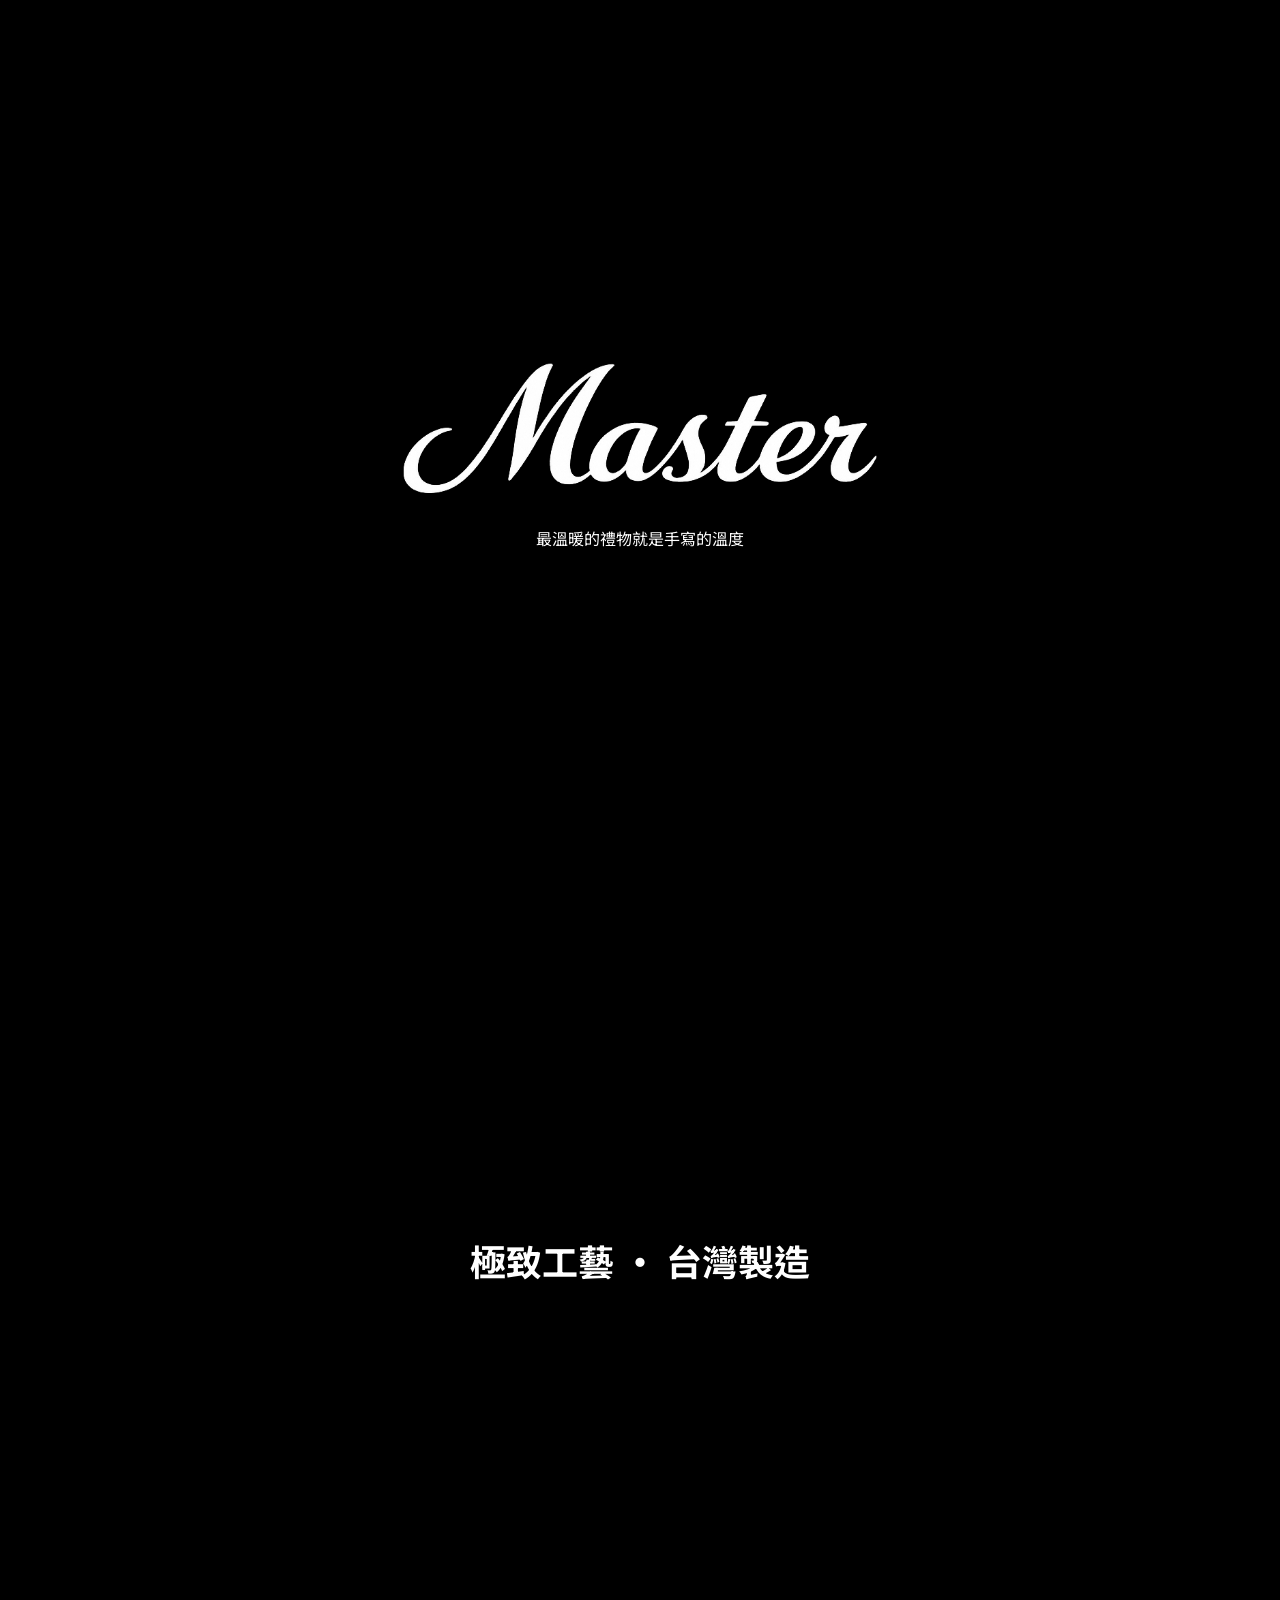
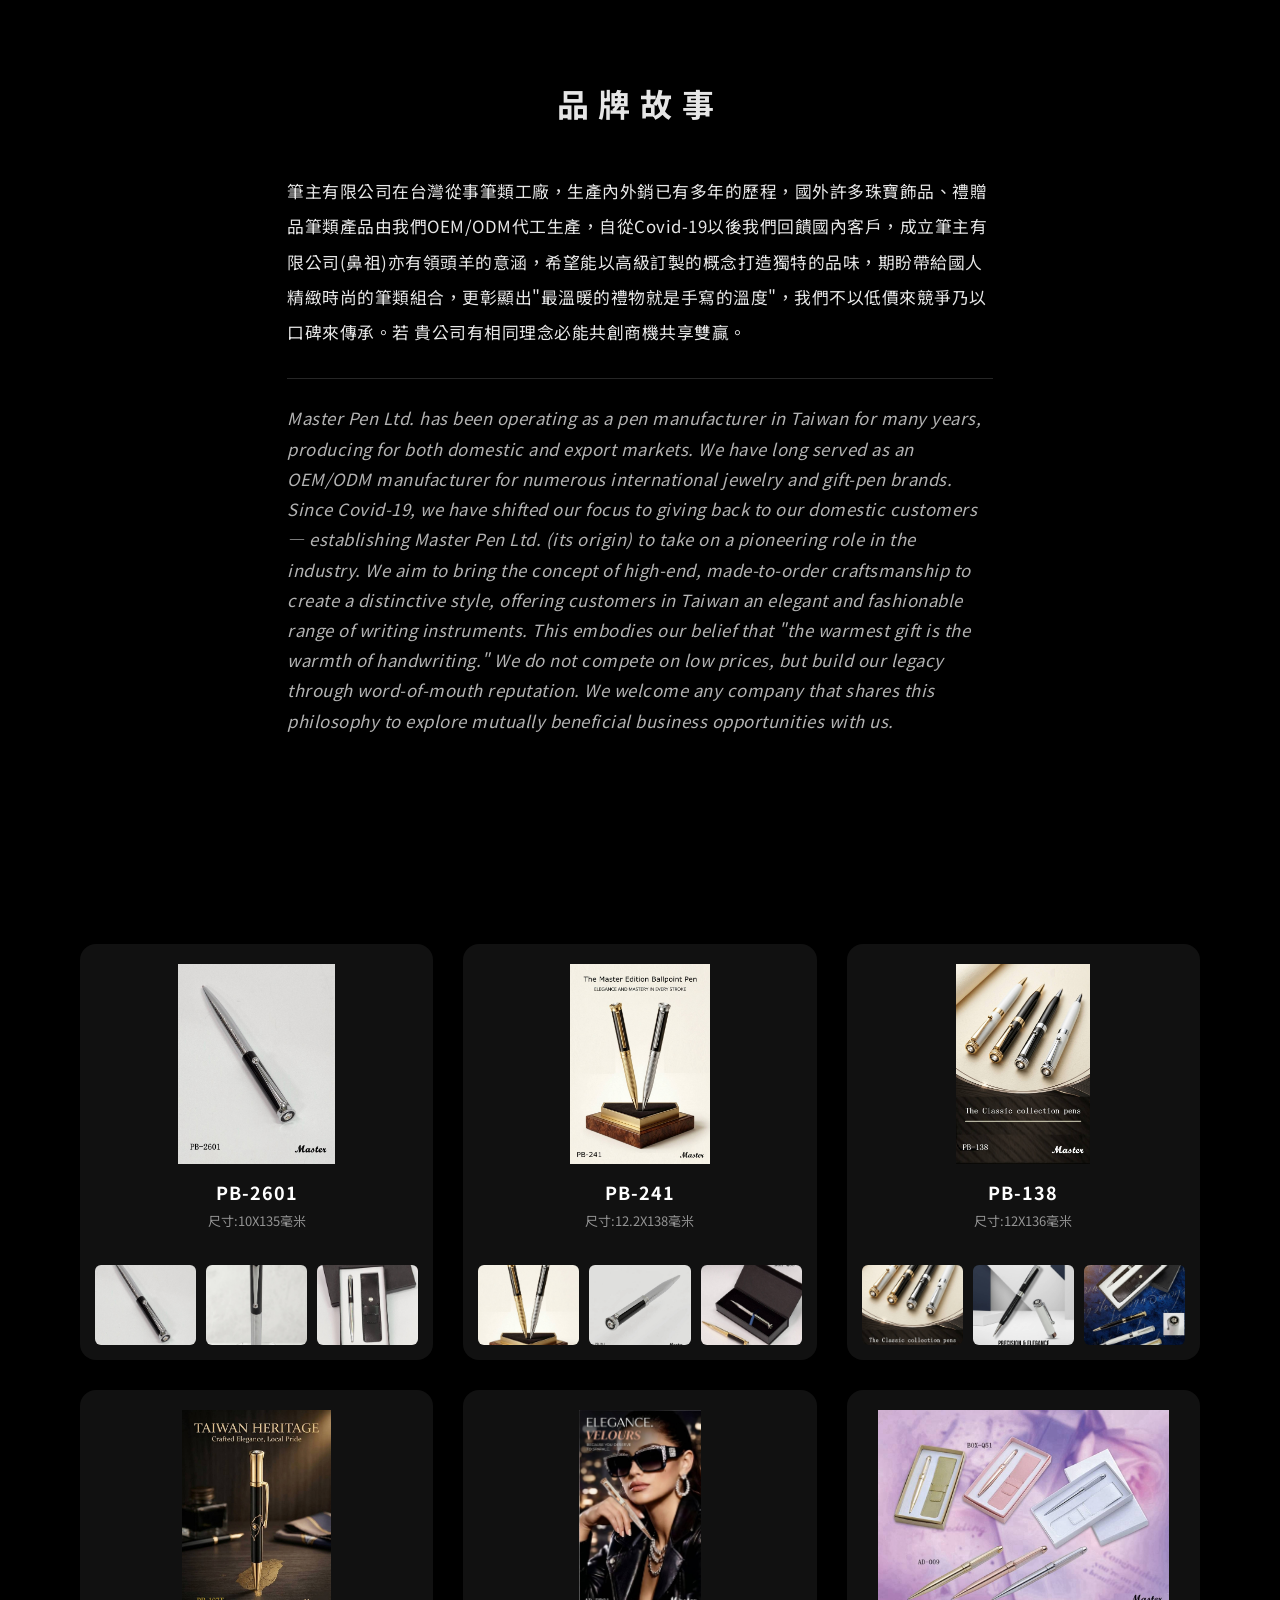
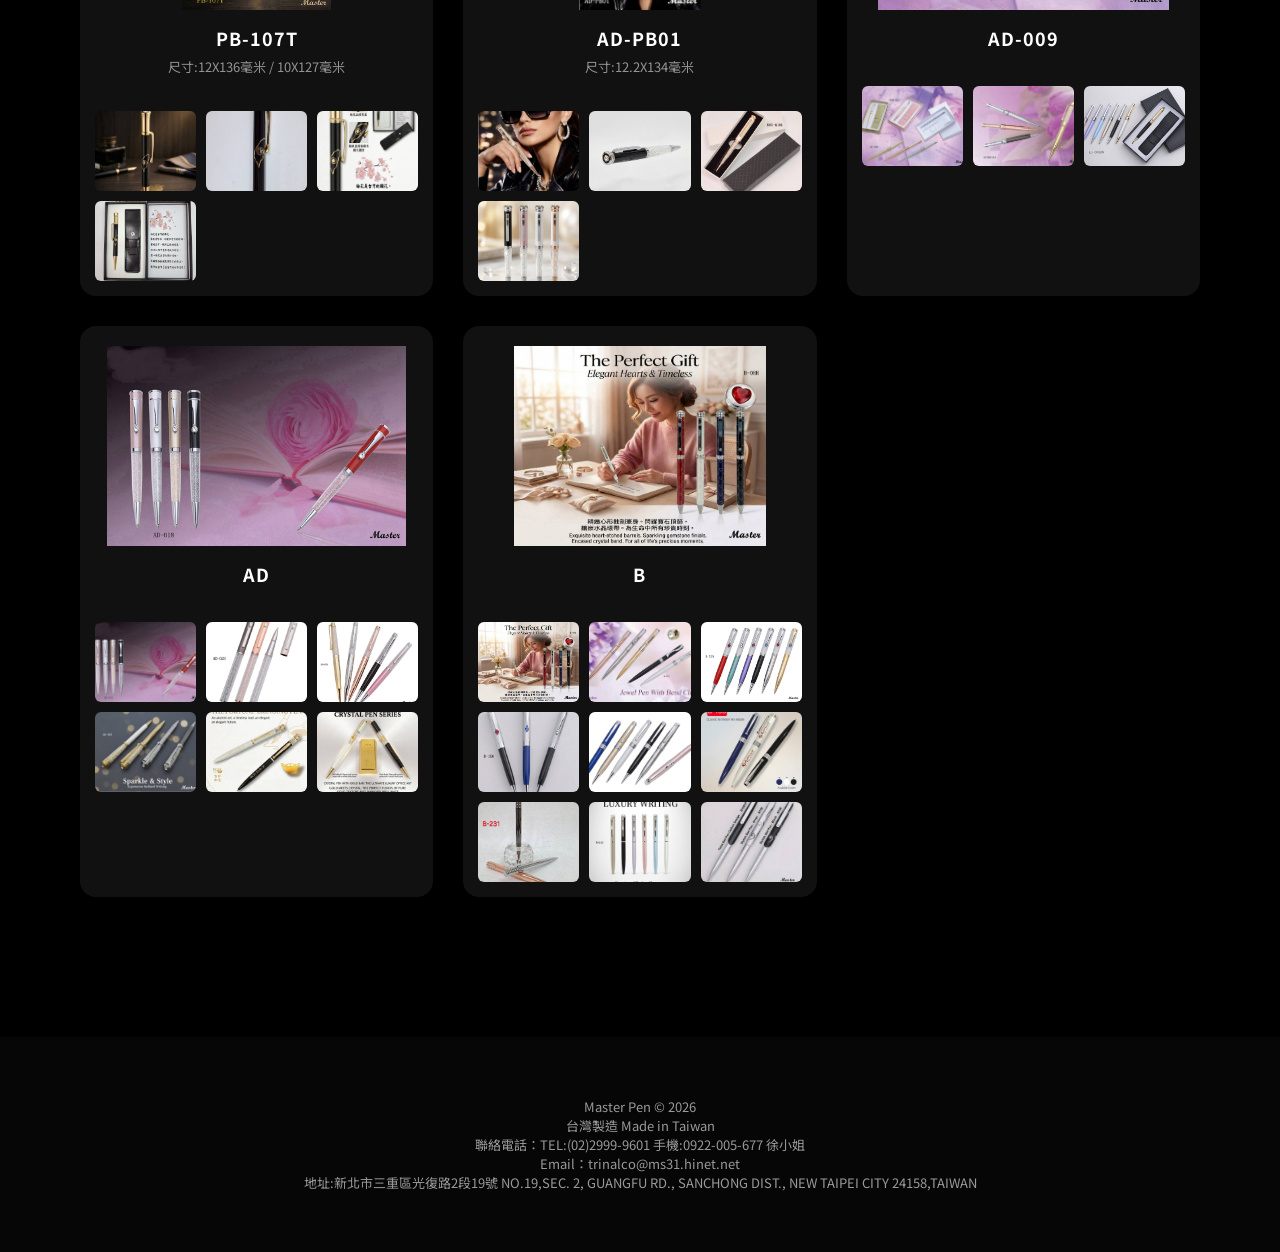
<file: index.html>
<!DOCTYPE html>
<html lang="zh-TW">
<head>
<meta charset="UTF-8">
<meta name="viewport" content="width=device-width, initial-scale=1.0">
<title>Master Pen | 極致書寫</title>

<link rel="icon" type="image/png" href="favicon.png">

<link href="https://fonts.googleapis.com/css2?family=Noto+Sans+TC:wght@300;400;600;700&display=swap" rel="stylesheet">
<link rel="stylesheet" href="style.css">
<style>
*{margin:0;padding:0;box-sizing:border-box;font-family:"Noto Sans TC",sans-serif;}
</style>
</head>

<body>
<section class="hero" id="hero">
<img src="image/master-logo-white.png" alt="Master Pen" class="logo">
<p>最溫暖的禮物就是手寫的溫度</p>
</section>

<section class="parallax">
<h2>極致工藝 · 台灣製造</h2>
</section>

<section class="story fade">
<h2>品牌故事</h2>

<p>筆主有限公司在台灣從事筆類工廠，生產內外銷已有多年的歷程，國外許多珠寶飾品、禮贈品筆類產品由我們OEM/ODM代工生產，自從Covid-19以後我們回饋國內客戶，成立筆主有限公司(鼻祖)亦有領頭羊的意涵，希望能以高級訂製的概念打造獨特的品味，期盼帶給國人精緻時尚的筆類組合，更彰顯出"最溫暖的禮物就是手寫的溫度"，我們不以低價來競爭乃以口碑來傳承。若 貴公司有相同理念必能共創商機共享雙贏。       
</p>
<p>
  Master Pen Ltd. has been operating as a pen manufacturer in Taiwan for many years, producing for both domestic and export markets. We have long served as an OEM/ODM manufacturer for numerous international jewelry and gift-pen brands. Since Covid-19, we have shifted our focus to giving back to our domestic customers — establishing Master Pen Ltd. (its origin) to take on a pioneering role in the industry. We aim to bring the concept of high-end, made-to-order craftsmanship to create a distinctive style, offering customers in Taiwan an elegant and fashionable range of writing instruments. This embodies our belief that "the warmest gift is the warmth of handwriting." We do not compete on low prices, but build our legacy through word-of-mouth reputation. We welcome any company that shares this philosophy to explore mutually beneficial business opportunities with us.
</p>

</section>

<section class="products">
<!-- PB-2601 -->
<div class="group">
  <div class="group-main">
    <img src="image/96992.jpg" alt="PB-2601">
    <h2>PB-2601</h2>
    <p class="size">尺寸:10X135毫米</p>
  </div>

  <div class="group-list">
    <img src="image/96992.jpg" alt="PB-2601">
    <img src="image/96993-.jpg" alt="PB-2601">
    <img src="image/96995.jpg" alt="PB-2601">
  </div>
</div>

<!-- PB-241 -->
<div class="group">
  <div class="group-main">
    <img src="image/96996.jpg" alt="PB-241">
    <h2>PB-241</h2>
    <p class="size">尺寸:12.2X138毫米</p>
  </div>

  <div class="group-list">
    <img src="image/96996.jpg" alt="PB-241">
    <img src="image/96997.jpg" alt="PB-241">
    <img src="image/96998.jpg" alt="PB-241">
  </div>
</div>

<!-- PB-138 -->
<div class="group">
  <div class="group-main">
    <img src="image/96999.jpg" alt="PB-138">
    <h2>PB-138</h2>
    <p class="size">尺寸:12X136毫米</p>
  </div>

  <div class="group-list">
    <img src="image/96999.jpg" alt="PB-138">
    <img src="image/97000.jpg" alt="PB-138">
    <img src="image/97001.jpg" alt="PB-138">
  </div>
</div>

<!-- PB-107T -->
<div class="group">
  <div class="group-main">
    <img src="image/97002.jpg" alt="PB-107T">
    <h2>PB-107T</h2>
    <p class="size">尺寸:12X136毫米 / 10X127毫米</p>
  </div>

  <div class="group-list">
    <img src="image/97002.jpg" alt="PB-107T">
    <img src="image/97003.jpg" alt="PB-107T">
    <img src="image/97004.jpg" alt="PB-107T">
    <img src="image/97005.jpg" alt="PB-107T">
  </div>
</div>

<!-- AD-PB01 -->
<div class="group">
  <div class="group-main">
    <img src="image/97006.jpg" alt="AD-PB01">
    <h2>AD-PB01</h2>
    <p class="size">尺寸:12.2X134毫米</p>
  </div>

  <div class="group-list">
    <img src="image/97006.jpg" alt="AD-PB01">
    <img src="image/97007.jpg" alt="AD-PB01">
    <img src="image/97008.jpg" alt="AD-PB01">
    <img src="image/97009.jpg" alt="AD-PB01">
  </div>
</div>

<div class="group">
  <div class="group-main">
    <img src="image/AD-009 BOX-Q51.jpg" alt="AD-009">
    <h2>AD-009</h2>
    
  </div>

  <div class="group-list">
    <img src="image/AD-009 BOX-Q51.jpg" alt="AD-009">
    <img src="image/AD-009-2C.jpg" alt="AD-009">
    <img src="image/AD-009RW.jpg" alt="AD-009">
    
  </div>
</div>

<div class="group">
  <div class="group-main">
    <img src="image/AD-018.jpg" alt="AD">
    <h2>AD</h2>
    
  </div>

  <div class="group-list">
    <img src="image/AD-018.jpg" alt="AD">
    <img src="image/AD-023.jpg" alt="AD">
    <img src="image/AD-024.jpg" alt="AD">
    <img src="image/AD-025.jpg" alt="AD">
    <img src="image/AD-026.jpg" alt="AD">
    <img src="image/AD-168.jpg" alt="AD">
  </div>
</div>
<div class="group">
  <div class="group-main">
    <img src="image/B-08H.jpg" alt="B">
    <h2>B</h2>
    
  </div>

  <div class="group-list">
    <img src="image/B-08H.jpg" alt="B">
    <img src="image/B-135.jpg" alt="B">
    <img src="image/B-155.jpg" alt="B">
    <img src="image/B-156.jpg" alt="B">
    <img src="image/B-178.jpg" alt="B">
    <img src="image/B-188.jpg" alt="B">
    <img src="image/B-231.jpg" alt="B">
    <img src="image/B-243.jpg" alt="B">
    <img src="image/B108.jpg" alt="B">
  </div>
</div>

</section>

<div id="lightbox">
    <img id="lightbox-img">
</div>

<footer>
    <p>Master Pen © 2026</p>
    <p>台灣製造 Made in Taiwan</p>
    <p>聯絡電話：TEL:(02)2999-9601 手機:0922-005-677 徐小姐</p>
    <p>Email：trinalco@ms31.hinet.net</p>
    <p>地址:新北市三重區光復路2段19號 NO.19,SEC. 2, GUANGFU RD., SANCHONG DIST., NEW TAIPEI CITY 24158,TAIWAN</p>
</footer>

<script>
// ===== scroll fade-in (hero / story / group) =====
const observer = new IntersectionObserver(entries=>{
  entries.forEach(entry=>{
    if(entry.isIntersecting){ entry.target.classList.add('show'); }
  });
},{threshold:.15});

document.querySelectorAll('.hero, .story, .group').forEach(el=>observer.observe(el));

window.onload = ()=>{ document.getElementById('hero').classList.add('show'); };



// ===== Lightbox（放大圖片）=====
const lightbox = document.getElementById('lightbox');
const lightboxImg = document.getElementById('lightbox-img');

document.querySelectorAll('.group-list img').forEach(img=>{
  img.addEventListener('click', (e)=>{
    e.stopPropagation(); // 防止觸發收合
    lightbox.style.display = 'flex';
    lightboxImg.src = img.src;
  });
});

lightbox.addEventListener('click', ()=>{
  lightbox.style.display = 'none';
});
</script>

</body>
</html>
</file>
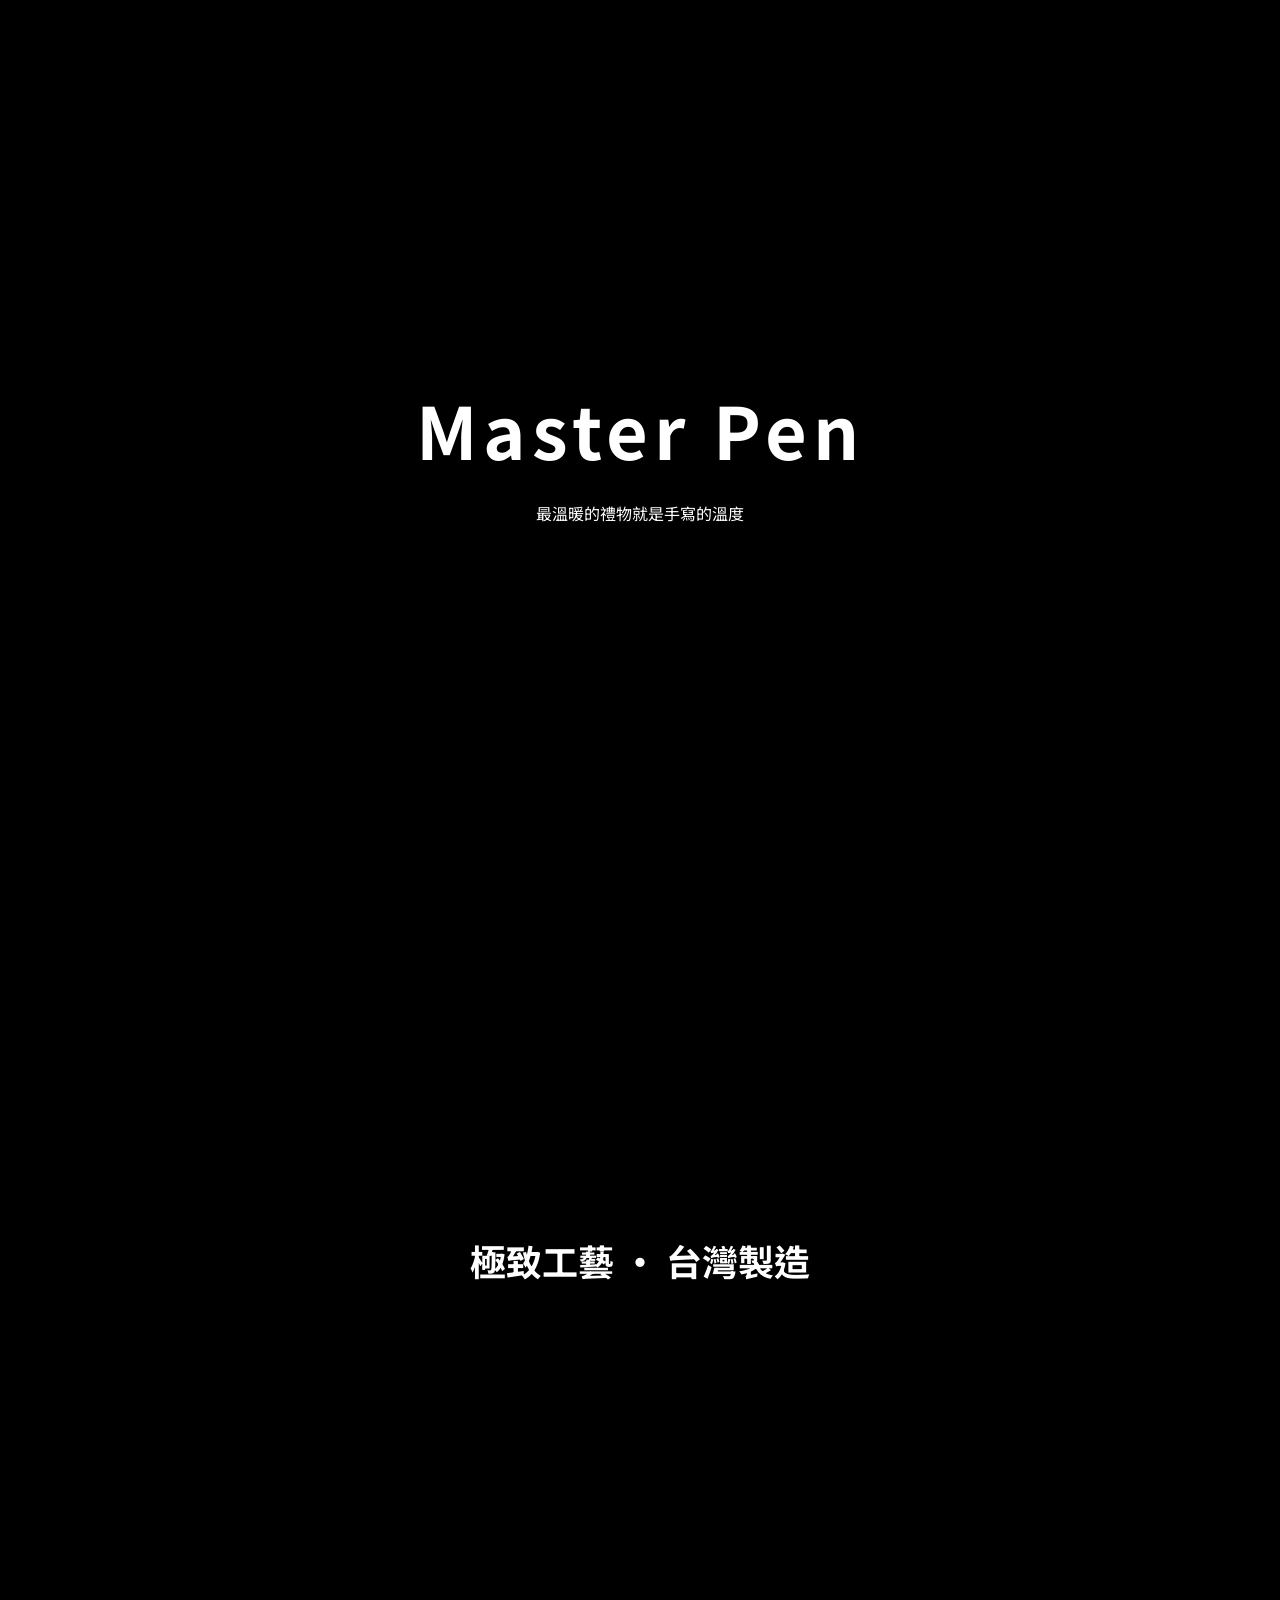
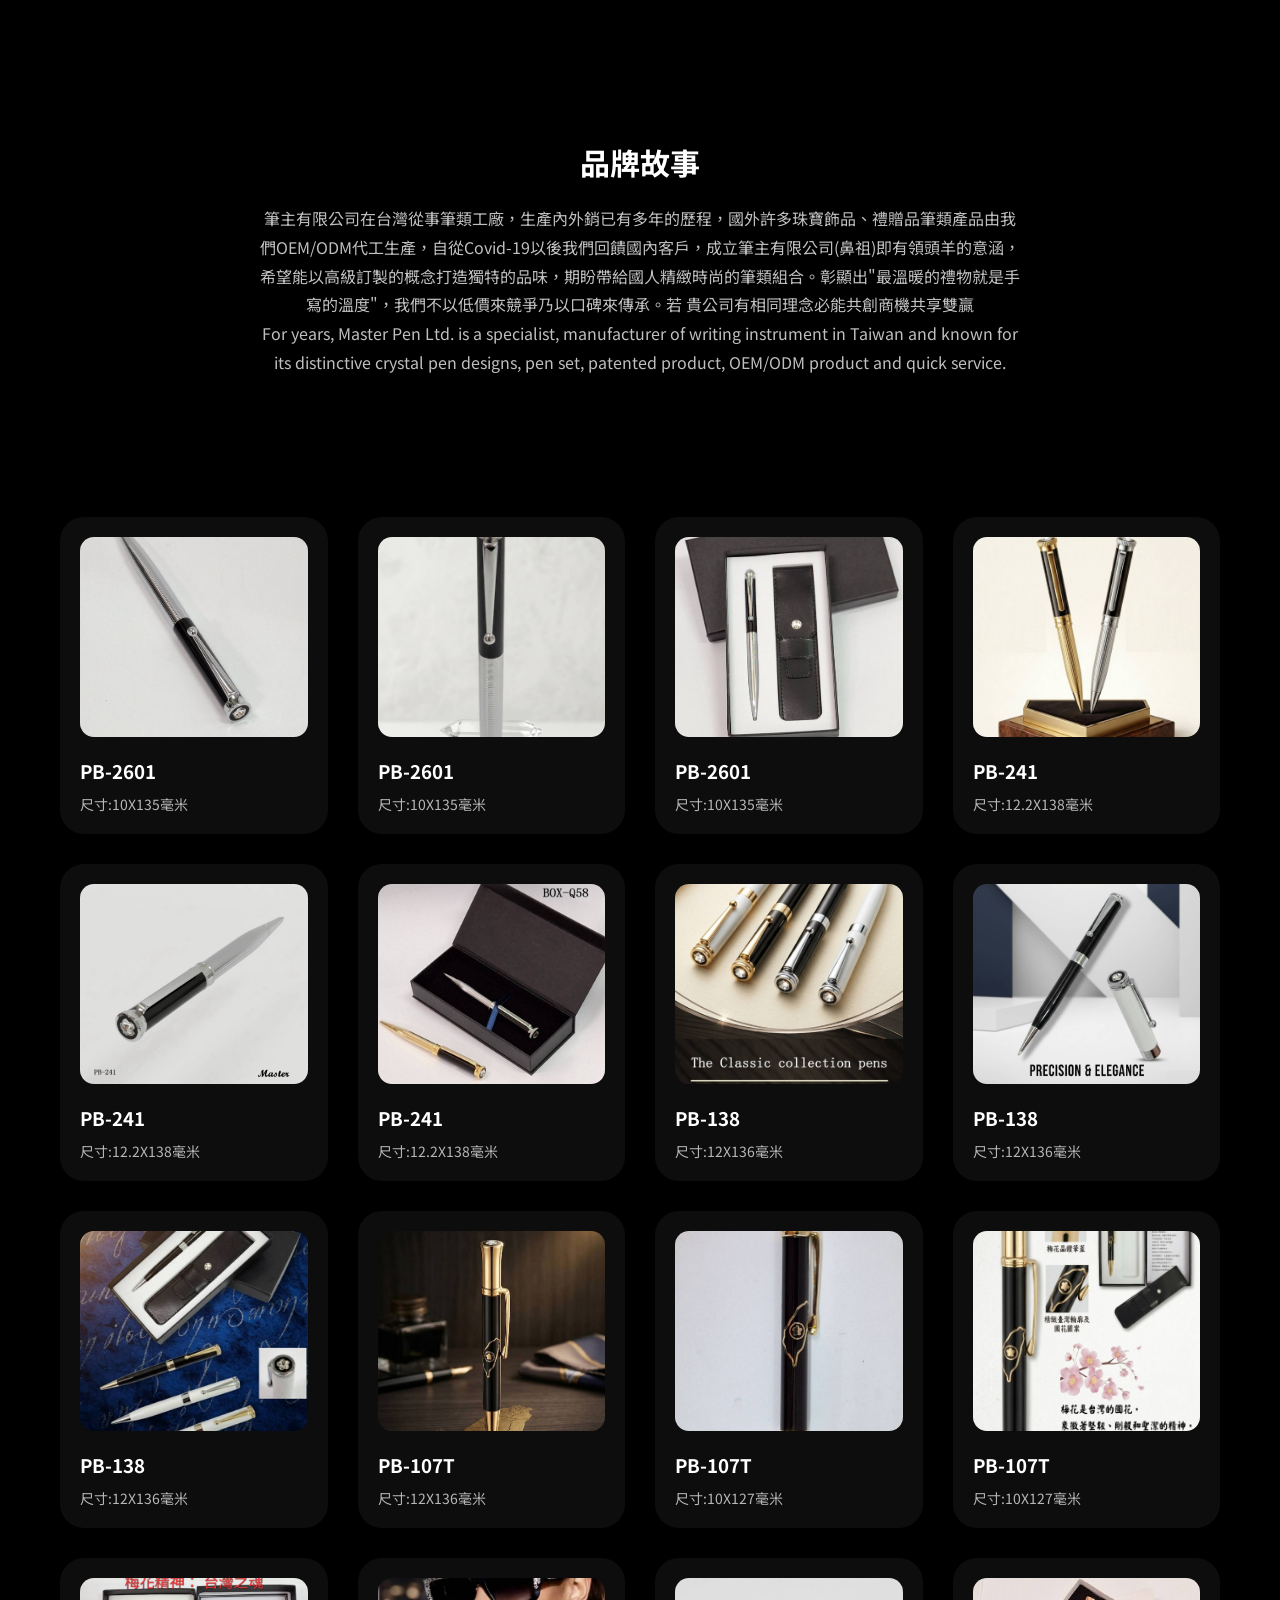
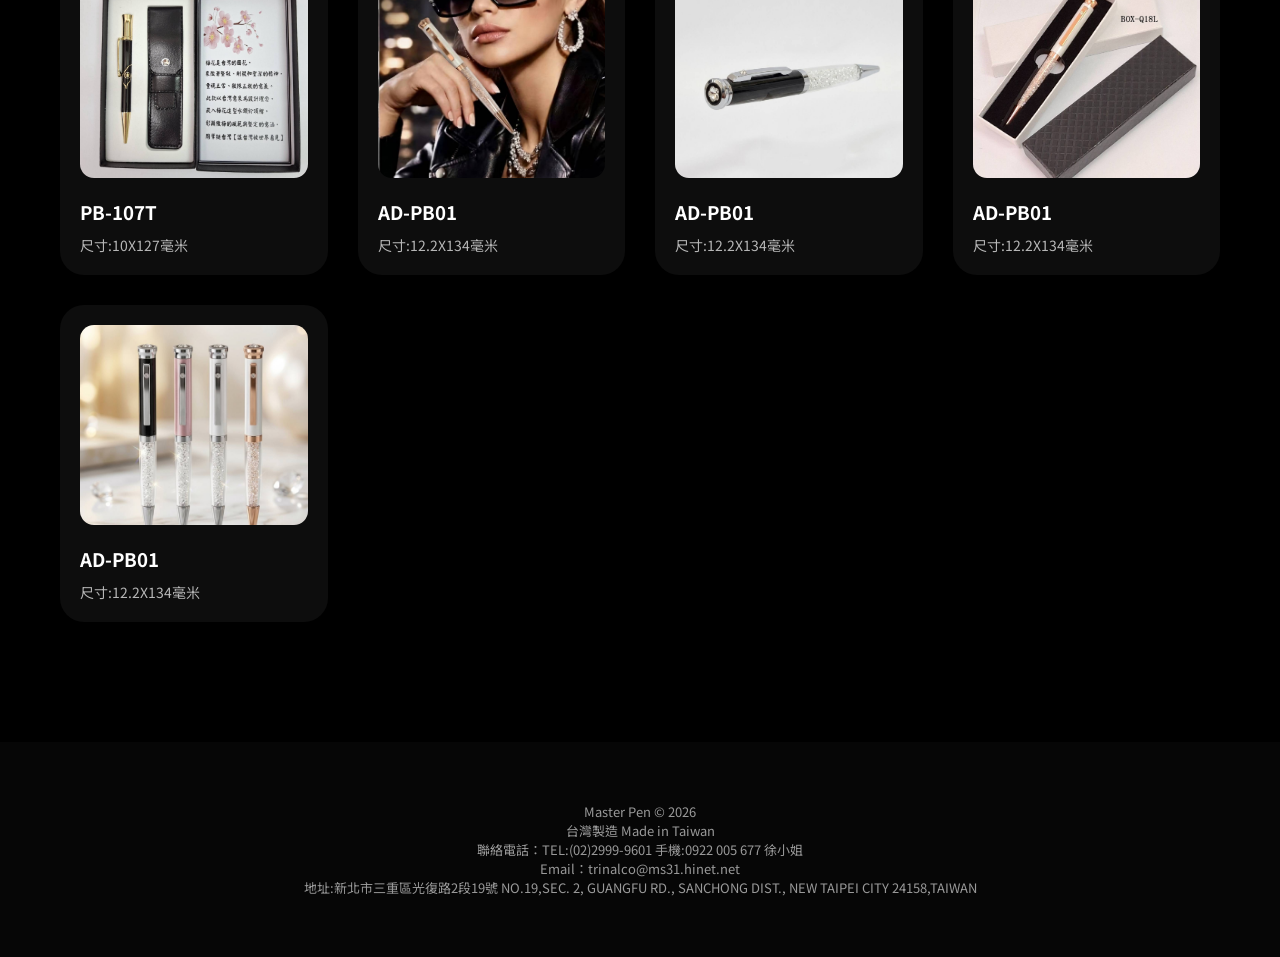
<file: 2.html>
<!DOCTYPE html>
<html lang="zh-TW">
<head>
<meta charset="UTF-8">
<meta name="viewport" content="width=device-width, initial-scale=1.0">
<title>Master Pen | 極致書寫</title>

<link href="https://fonts.googleapis.com/css2?family=Noto+Sans+TC:wght@300;400;600;700&display=swap" rel="stylesheet">

<style>
*{margin:0;padding:0;box-sizing:border-box;font-family:"Noto Sans TC",sans-serif;}
body{background:#000;color:#fff;overflow-x:hidden;;
overflow-x:hidden;}

/* HERO */
.hero{height:100vh;display:flex;flex-direction:column;justify-content:center;align-items:center;text-align:center;padding:20px;}
.hero h1{font-size:72px;letter-spacing:6px;font-weight:700;opacity:0;transform:translateY(40px);transition:1s;}
.hero p{margin-top:20px;opacity:0;transform:translateY(40px);transition:1.2s;opacity:.7;}
.hero.show h1,.hero.show p{opacity:1;transform:translateY(0);}

/* PARALLAX IMAGE */
.parallax{height:80vh;background:url('image/96999.jpg') center/cover fixed;display:flex;align-items:center;justify-content:center;}
.parallax h2{font-size:36px;background:rgba(0,0,0,0.5);padding:20px 40px;border-radius:10px;}

/* STORY */
.story{max-width:800px;margin:100px auto;padding:20px;text-align:center;opacity:0;transform:translateY(40px);transition:1s;}
.story.show{opacity:1;transform:translateY(0);}
.story h2{font-size:30px;margin-bottom:20px;}
.story p{line-height:1.8;opacity:.75;}

/* PRODUCTS */
.products{max-width:1200px;margin:80px auto;display:grid;grid-template-columns:repeat(auto-fit,minmax(260px,1fr));gap:30px;padding:20px;}
.card{background:rgba(255,255,255,0.05);border-radius:24px;padding:20px;backdrop-filter:blur(16px);transition:.5s;position:relative;overflow:hidden;opacity:0;transform:translateY(40px);}
.card.show{opacity:1;transform:translateY(0);}
.card::before{content:"";position:absolute;top:0;left:-100%;width:100%;height:100%;background:linear-gradient(120deg,transparent,rgba(255,255,255,.4),transparent);transition:.8s;}
.card:hover::before{left:100%;}
.card:hover{transform:translateY(-12px) scale(1.03);}
.card img{width:100%;height:200px;object-fit:cover;border-radius:14px;margin-bottom:15px;}
.card h3{margin-bottom:10px;}
.card p{opacity:.7;font-size:14px;}

/* FOOTER */
footer{text-align:center;padding:60px 20px;background:#0a0a0a;margin-top:100px;opacity:.6;font-size:13px;}

/* MOBILE */
@media(max-width:768px){
.hero h1{font-size:42px;}
.parallax h2{font-size:22px;}
}
#lightbox{
    position:fixed;
    top:0;
    left:0;
    width:100%;
    height:100%;
    background:rgba(0,0,0,0.9);
    display:none;
    justify-content:center;
    align-items:center;
    z-index:999;
}

#lightbox img{
    width:100%;
    height:100%;
    object-fit:contain;
}
</style>
</head>

<body>
<div id="lightbox">
    <img id="lightbox-img">
</div>
<section class="hero" id="hero">
<h1>Master Pen</h1>
<p>最溫暖的禮物就是手寫的溫度</p>
</section>

<section class="parallax">
<h2>極致工藝 · 台灣製造</h2>
</section>

<section class="story fade">
<h2>品牌故事</h2>

<p>筆主有限公司在台灣從事筆類工廠，生產內外銷已有多年的歷程，國外許多珠寶飾品、禮贈品筆類產品由我們OEM/ODM代工生產，自從Covid-19以後我們回饋國內客戶，成立筆主有限公司(鼻祖)即有領頭羊的意涵，希望能以高級訂製的概念打造獨特的品味，期盼帶給國人精緻時尚的筆類組合。彰顯出"最溫暖的禮物就是手寫的溫度"，我們不以低價來競爭乃以口碑來傳承。若 貴公司有相同理念必能共創商機共享雙贏        
</p>
<p>

For years, Master Pen Ltd. is a specialist, manufacturer of writing instrument in Taiwan and known for its distinctive crystal pen designs, pen set, patented product, OEM/ODM product and quick service.   
</p>

</section>

<section class="products">
<div class="card"><img src="image/96992.jpg" alt=""><h3>PB-2601</h3><p>尺寸:10X135毫米</p></div>
<div class="card"><img src="image/96993-.jpg" alt=""><h3>PB-2601</h3><p>尺寸:10X135毫米</p></div>
<div class="card"><img src="image/96995.jpg" alt=""><h3>PB-2601</h3><p>尺寸:10X135毫米</p></div>
<div class="card"><img src="image/96996.jpg" alt=""><h3>PB-241</h3><p>尺寸:12.2X138毫米</p></div>
<div class="card"><img src="image/96997.jpg" alt=""><h3>PB-241</h3><p>尺寸:12.2X138毫米</p></div>
<div class="card"><img src="image/96998.jpg" alt=""><h3>PB-241</h3><p>尺寸:12.2X138毫米</p></div>
<div class="card"><img src="image/96999.jpg" alt=""><h3>PB-138</h3><p>尺寸:12X136毫米</p></div>
<div class="card"><img src="image/97000.jpg" alt=""><h3>PB-138</h3><p>尺寸:12X136毫米</p></div>
<div class="card"><img src="image/97001.jpg" alt=""><h3>PB-138</h3><p>尺寸:12X136毫米</p></div>
<div class="card"><img src="image/97002.jpg" alt=""><h3>PB-107T</h3><p>尺寸:12X136毫米</p></div>
<div class="card"><img src="image/97003.jpg" alt=""><h3>PB-107T</h3><p>尺寸:10X127毫米</p></div>
<div class="card"><img src="image/97004.jpg" alt=""><h3>PB-107T</h3><p>尺寸:10X127毫米</p></div>
<div class="card"><img src="image/97005.jpg" alt=""><h3>PB-107T</h3><p>尺寸:10X127毫米</p></div>
<div class="card"><img src="image/97006.jpg" alt=""><h3>AD-PB01</h3><p>尺寸:12.2X134毫米</p></div>
<div class="card"><img src="image/97007.jpg" alt=""><h3>AD-PB01</h3><p>尺寸:12.2X134毫米</p></div>
<div class="card"><img src="image/97008.jpg" alt=""><h3>AD-PB01</h3><p>尺寸:12.2X134毫米</p></div>
<div class="card"><img src="image/97009.jpg" alt=""><h3>AD-PB01</h3><p>尺寸:12.2X134毫米</p></div>
</section>
<div id="lightbox">
    <img id="lightbox-img">
</div>
<footer>
    <p>Master Pen © 2026</p>
    <p>台灣製造 Made in Taiwan</p>
    <p>聯絡電話：TEL:(02)2999-9601 手機:0922 005 677 徐小姐</p>
    <p>Email：trinalco@ms31.hinet.net</p>
    <p>地址:新北市三重區光復路2段19號 NO.19,SEC. 2, GUANGFU RD., SANCHONG DIST., NEW TAIPEI CITY 24158,TAIWAN</p>
</footer>

<script>
// scroll animation
const observer=new IntersectionObserver(entries=>{
entries.forEach(entry=>{
if(entry.isIntersecting){entry.target.classList.add('show');}
});
},{threshold:.2});

document.querySelectorAll('.hero,.story,.card').forEach(el=>observer.observe(el));

// hero load
window.onload=()=>{document.getElementById('hero').classList.add('show');}
const lightbox = document.getElementById('lightbox');
const lightboxImg = document.getElementById('lightbox-img');

document.querySelectorAll('.card img').forEach(img => {
    img.addEventListener('click', () => {
        lightbox.style.display = 'flex';
        lightboxImg.src = img.src;
    });
});

lightbox.addEventListener('click', () => {
    lightbox.style.display = 'none';
});
</script>

</body>
</html>
</file>
<file: style.css>
body{background:#000;color:#fff;overflow-x:hidden;;
overflow-x:hidden;}

/* HERO */
.hero{height:100vh;display:flex;flex-direction:column;justify-content:center;align-items:center;text-align:center;padding:20px;}
.hero .logo{width:min(500px,70%);height:auto;opacity:0;transform:translateY(40px);transition:1s;}
.hero p{margin-top:20px;opacity:0;transform:translateY(40px);transition:1.2s;opacity:.7;}
.hero.show .logo,.hero.show p{opacity:1;transform:translateY(0);}

/* PARALLAX IMAGE */
.parallax{height:80vh;background:url('image/2.jpg') center/cover fixed;display:flex;align-items:center;justify-content:center;}
@media (max-width:768px){
  .parallax{
    background-attachment:scroll; /* 手機改回一般背景，不做視差 */
    height:50vh; /* 手機螢幕通常不需要 80vh 那麼高 */
  }
  }
.parallax h2{font-size:36px;background:rgba(0,0,0,0.5);padding:20px 40px;border-radius:10px;}

/* STORY */
/*.story{max-width:800px;margin:100px auto;padding:20px;text-align:center;opacity:0;transform:translateY(40px);transition:1s;}*/

/*.story h2{font-size:30px;margin-bottom:20px;}
.story p{line-height:1.8;opacity:.75;}*/

.story.show{opacity:1;transform:translateY(0);}

.story {
  max-width: 754px;
  margin: 0 auto;
  padding: 60px 24px;
  color: #e6e6e6; /* 不用純白，降低對比刺眼感 */
}

.story h2 {
  text-align: center;
  font-size: 2rem;
  letter-spacing: 0.3em;
  margin-bottom: 48px;
}

.story p {
  text-align: left;        /* 或改成 justify 讓左右對齊 */
  line-height: 2.1;
  letter-spacing: 0.03em;
  font-size: 1.05rem;
  margin-bottom: 28px;
}

.story p:last-child {
  margin-top: 8px;
  padding-top: 24px;
  border-top: 1px solid rgba(255,255,255,0.15);
  color: #b3b3b3;   /* 英文部分稍微淡化，做出層次 */
  font-style: italic;
  line-height: 1.8;
}
/* FOOTER */
footer{text-align:center;padding:60px 20px;background:#0a0a0a;margin-top:100px;opacity:.6;font-size:13px;}

/* MOBILE */
@media(max-width:768px){
.hero .logo{width:85%;}
.parallax h2{font-size:22px;}
}

/* PRODUCTS 外層 */
.products{
  max-width:1200px;
  margin:80px auto;
  display:grid;
  grid-template-columns:repeat(auto-fit, minmax(260px,1fr));
  gap:30px;
  padding:40px;
}

/* 每個產品群 */
.group{
  background:#111;
  border-radius:16px;
  overflow:hidden;
  transition:.5s, transform .3s;
  opacity:0;
  transform:translateY(40px);
}

.group.show{
  opacity:1;
  transform:translateY(0);
}

.group:hover{
  transform:translateY(-5px);
}

.group.show:hover{
  transform:translateY(-5px);
}

/* 主圖 */
.group-main{
  text-align:center;
  padding:20px;
}

.group-main img{
  width:100%;
  height:200px;
  object-fit:contain; /* 不裁切 */
}

.group-main h2{
  margin-top:10px;
  font-size:18px;
  letter-spacing:1px;
}

.group-main .size{
  margin-top:6px;
  font-size:13px;
  opacity:.55;
}

/* 圖片列表：直接常駐顯示，不需點擊展開 */
.group-list{
  display:grid;
  grid-template-columns:repeat(auto-fit, minmax(80px,1fr));
  gap:10px;
  padding:15px;
}

/* 小圖 */
.group-list img{
  width:100%;
  height:80px;
  object-fit:cover;
  border-radius:6px;
  cursor:pointer;
  transition:.3s;
}

.group-list img:hover{
  transform:scale(1.1);
}

/* LIGHTBOX */
#lightbox{
  display:none;
  position:fixed;
  top:0;
  left:0;
  width:100%;
  height:100%;
  background:rgba(0,0,0,.9);
  align-items:center;
  justify-content:center;
  z-index:999;
  cursor:zoom-out;
  padding:30px;
}

#lightbox-img{
  max-width:90%;
  max-height:90%;
  border-radius:8px;
  box-shadow:0 10px 40px rgba(0,0,0,.6);
}
</file>
